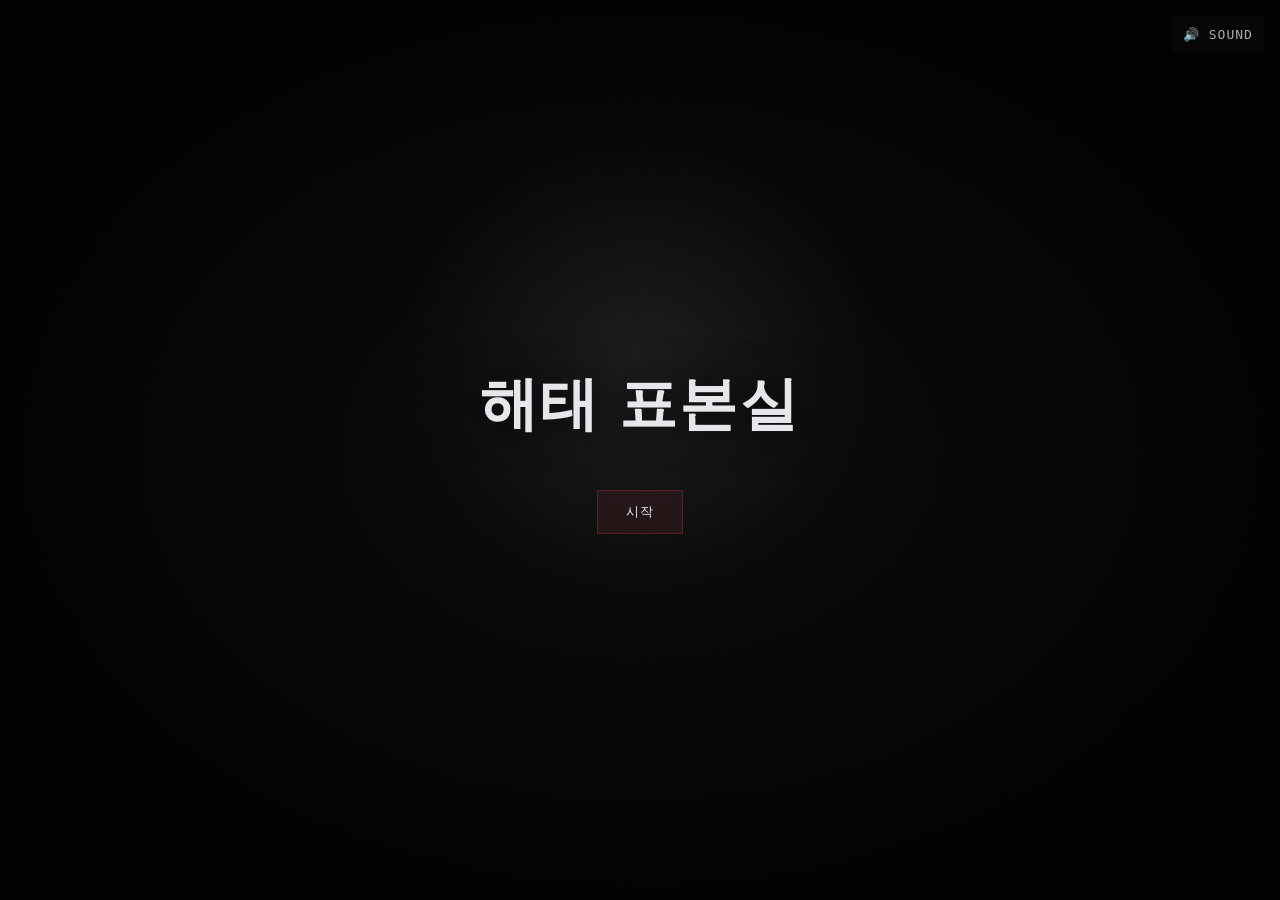
<file: index.html>
<!doctype html>
<html lang="ko">
<head>
<meta charset="UTF-8" />
<meta name="viewport" content="width=device-width, initial-scale=1, viewport-fit=cover" />
<title>해태 표본실</title>
<meta name="description" content="광화문 월대 해태상 한 쌍을 국가유산 3D 데이터로 다시 보는 디지털 해부실" />
<link rel="stylesheet" href="css/style.css?v=2" />
</head>
<body>
  <main class="stage" id="stage">
    <div class="stage-spotlight" id="spotlight"></div>
    <div class="stage-noise"></div>

    <svg class="silhouette" id="silhouette" viewBox="0 0 600 340" preserveAspectRatio="xMidYMax meet" aria-hidden="true" style="opacity:0">
      <defs>
        <radialGradient id="silGrad" cx="50%" cy="35%" r="75%">
          <stop offset="0%" stop-color="#3a3c40" />
          <stop offset="100%" stop-color="#0a0a0b" />
        </radialGradient>
      </defs>
      <path fill="url(#silGrad)" d="M40 320
        C 30 300, 45 260, 70 250
        C 60 230, 65 205, 90 195
        C 85 165, 105 130, 140 118
        C 132 100, 140 78, 162 68
        C 158 52, 170 34, 190 30
        C 205 20, 225 22, 232 38
        C 248 34, 262 46, 260 64
        C 278 66, 288 84, 278 100
        C 300 108, 305 130, 288 144
        C 330 150, 370 168, 400 195
        C 440 190, 480 205, 505 232
        C 530 236, 552 254, 548 278
        C 566 284, 574 302, 560 316
        C 500 330, 420 334, 340 330
        C 250 336, 150 336, 40 320 Z" />
    </svg>

    <div class="title-block">
      <h1 id="title">해태 표본실</h1>
      <div class="start-btn">
        <button class="btn btn-primary" id="start-btn" type="button">시작</button>
      </div>
    </div>
  </main>

  <script type="module" src="js/main.js?v=2"></script>
</body>
</html>
</file>
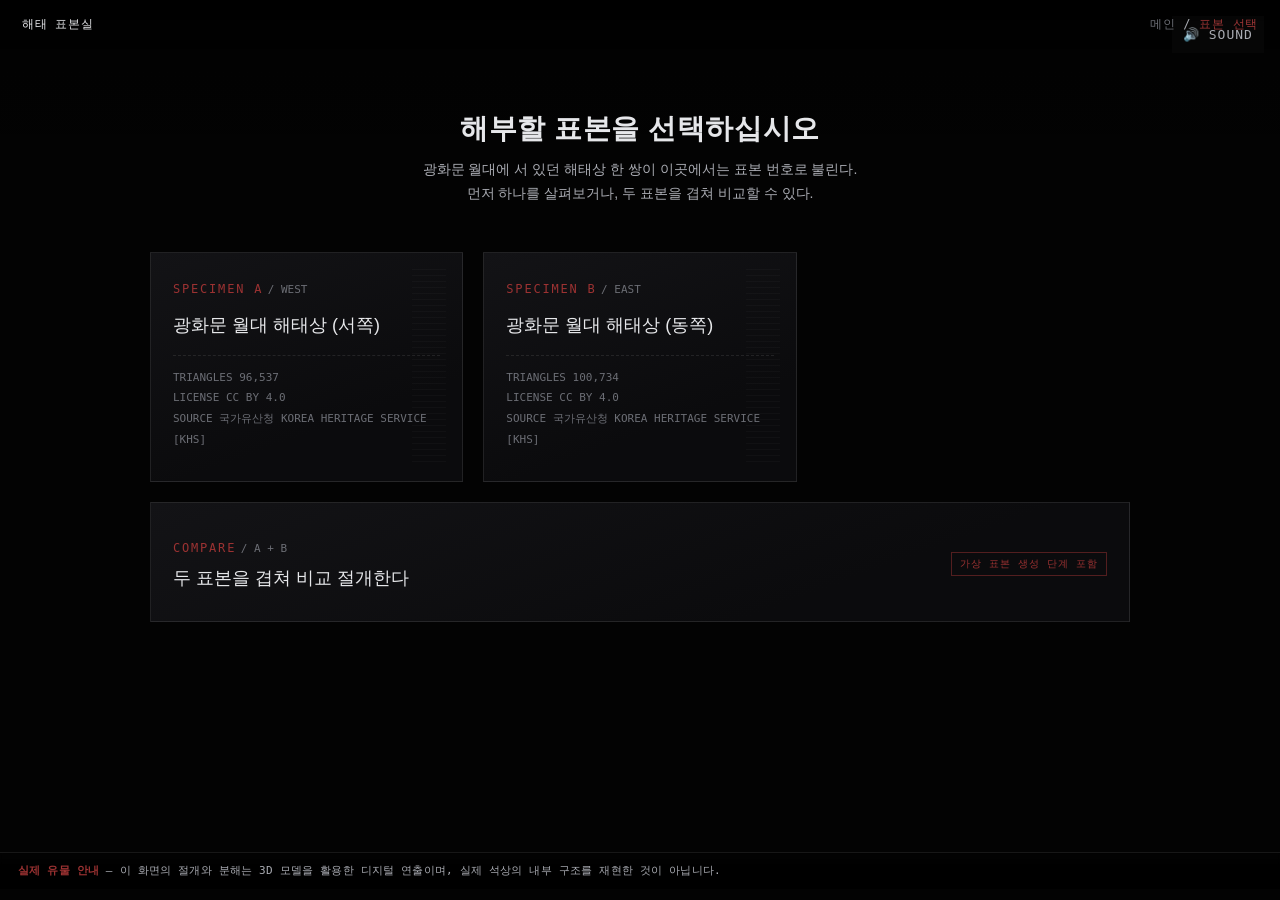
<file: list.html>
<!doctype html>
<html lang="ko">
<head>
<meta charset="UTF-8" />
<meta name="viewport" content="width=device-width, initial-scale=1, viewport-fit=cover" />
<title>표본 선택 — 해태 표본실</title>
<link rel="stylesheet" href="css/style.css?v=2" />
</head>
<body>
  <header class="topbar">
    <a class="brand" href="index.html">해태 표본실</a>
    <nav class="crumbs" aria-label="현재 위치">
      <span>메인</span> / <span class="current">표본 선택</span>
    </nav>
  </header>

  <main class="list-wrap">
    <div class="list-heading">
      <h2>해부할 표본을 선택하십시오</h2>
      <p>광화문 월대에 서 있던 해태상 한 쌍이 이곳에서는 표본 번호로 불린다.<br />
      먼저 하나를 살펴보거나, 두 표본을 겹쳐 비교할 수 있다.</p>
    </div>

    <div class="card-grid" id="card-grid">
      <!-- 카드는 js/list.js가 data/specimens.json을 읽어 채운다 -->
    </div>
  </main>

  <p class="fact-notice" id="notice"></p>

  <script type="module" src="js/list.js?v=2"></script>
</body>
</html>
</file>
<file: css/style.css>
:root {
  --bg-0: #030303;
  --bg-1: #0b0b0d;
  --bg-2: #131316;
  --line: rgba(255, 255, 255, 0.09);
  --ink-0: #e6e7ea;
  --ink-1: #a9abb2;
  --ink-2: #6c6e75;
  --red-0: #5c1f1f;
  --red-1: #9c3232;
  --red-glow: rgba(180, 50, 50, 0.55);
  --font-mono: "SF Mono", "JetBrains Mono", Menlo, Consolas, monospace;
  --font-body: -apple-system, "Apple SD Gothic Neo", "Malgun Gothic", sans-serif;
}

* { box-sizing: border-box; }

html, body {
  margin: 0;
  padding: 0;
  width: 100%;
  height: 100%;
  background: var(--bg-0);
  color: var(--ink-0);
  font-family: var(--font-body);
  overflow-x: hidden;
}

a { color: inherit; }

button {
  font-family: var(--font-mono);
  cursor: pointer;
}

/* -------- notice banner (사실 vs 연출 구분) -------- */
.fact-notice {
  position: fixed;
  left: 0;
  right: 0;
  bottom: 0;
  z-index: 50;
  padding: 10px 18px;
  font-family: var(--font-mono);
  font-size: 11px;
  line-height: 1.5;
  letter-spacing: 0.02em;
  color: var(--ink-1);
  background: linear-gradient(180deg, transparent, rgba(0,0,0,0.85) 40%);
  border-top: 1px solid var(--line);
  backdrop-filter: blur(2px);
  pointer-events: none;
}
.fact-notice b {
  color: var(--red-1);
  font-weight: 600;
}

/* -------- buttons -------- */
.btn {
  display: inline-flex;
  align-items: center;
  gap: 8px;
  padding: 12px 28px;
  border: 1px solid var(--line);
  background: rgba(255,255,255,0.02);
  color: var(--ink-0);
  font-size: 13px;
  letter-spacing: 0.08em;
  text-transform: uppercase;
  transition: border-color 0.2s ease, background 0.2s ease;
}
.btn:hover, .btn:focus-visible {
  border-color: var(--red-1);
  background: rgba(156, 50, 50, 0.12);
  outline: none;
}
.btn:disabled { opacity: 0.35; cursor: not-allowed; }
.btn-primary {
  border-color: var(--red-0);
  background: rgba(156, 50, 50, 0.14);
}
.btn-primary:hover { background: rgba(156, 50, 50, 0.28); }
.btn-ghost { border-color: transparent; color: var(--ink-1); }
.btn-ghost:hover { color: var(--ink-0); border-color: var(--line); }
.btn-icon { padding: 10px; }

.btn-group { display: flex; gap: 8px; flex-wrap: wrap; }

/* -------- top bar (공통) -------- */
.topbar {
  position: fixed;
  top: 0; left: 0; right: 0;
  z-index: 40;
  display: flex;
  align-items: center;
  justify-content: space-between;
  padding: 16px 22px;
  font-family: var(--font-mono);
  font-size: 12px;
  letter-spacing: 0.06em;
  color: var(--ink-1);
  background: linear-gradient(180deg, rgba(0,0,0,0.85), transparent);
  pointer-events: none;
}
.topbar * { pointer-events: auto; }
.topbar .brand { color: var(--ink-0); text-decoration: none; }
.topbar .crumbs span { color: var(--ink-2); }
.topbar .crumbs .current { color: var(--red-1); }

/* ================= 메인 (index) ================= */
.stage {
  position: relative;
  width: 100%;
  height: 100vh;
  min-height: 560px;
  display: flex;
  align-items: center;
  justify-content: center;
  overflow: hidden;
  background: radial-gradient(ellipse at center, #0c0c0e 0%, #010101 78%);
}
.stage-spotlight {
  position: absolute;
  inset: 0;
  pointer-events: none;
  background: radial-gradient(circle 340px at var(--mx, 50%) var(--my, 40%), rgba(180,190,200,0.10), transparent 70%);
  transition: background 0.06s linear;
}
.stage-noise {
  position: absolute;
  inset: 0;
  pointer-events: none;
  opacity: 0.05;
  mix-blend-mode: overlay;
  background-image: url("data:image/svg+xml,%3Csvg xmlns='http://www.w3.org/2000/svg' width='120' height='120'%3E%3Cfilter id='n'%3E%3CfeTurbulence type='fractalNoise' baseFrequency='0.9' numOctaves='2' stitchTiles='stitch'/%3E%3C/filter%3E%3Crect width='100%25' height='100%25' filter='url(%23n)'/%3E%3C/svg%3E");
}
.title-block {
  position: relative;
  z-index: 5;
  text-align: center;
  padding: 0 20px;
}
.title-block .eyebrow {
  display: block;
  font-family: var(--font-mono);
  font-size: 12px;
  letter-spacing: 0.35em;
  color: var(--ink-2);
  margin-bottom: 22px;
}
.title-block h1 {
  margin: 0;
  font-size: clamp(28px, 6vw, 58px);
  font-weight: 600;
  letter-spacing: 0.04em;
  color: var(--ink-0);
  text-shadow: 0 0 40px rgba(0,0,0,0.8);
}
.title-block .start-btn {
  margin-top: 46px;
}
.silhouette {
  position: absolute;
  bottom: 0;
  left: 50%;
  transform: translateX(-50%);
  width: min(70vw, 620px);
  height: 46vh;
  opacity: 0.55;
  filter: brightness(0.6) contrast(1.1);
  pointer-events: none;
}
.silhouette canvas { width: 100%; height: 100%; display: block; }

/* ================= 목록 (list) ================= */
.list-wrap {
  min-height: 100vh;
  padding: 110px 24px 90px;
  display: flex;
  flex-direction: column;
  align-items: center;
  background:
    linear-gradient(180deg, rgba(0,0,0,0.5), transparent 200px),
    var(--bg-0);
}
.list-heading {
  text-align: center;
  max-width: 640px;
  margin-bottom: 46px;
}
.list-heading h2 {
  font-size: clamp(20px, 3vw, 28px);
  letter-spacing: 0.02em;
  margin: 0 0 10px;
}
.list-heading p {
  color: var(--ink-1);
  font-size: 14px;
  line-height: 1.7;
  margin: 0;
}
.card-grid {
  display: grid;
  grid-template-columns: repeat(auto-fit, minmax(240px, 1fr));
  gap: 20px;
  width: 100%;
  max-width: 980px;
}
.specimen-card {
  position: relative;
  border: 1px solid var(--line);
  background: linear-gradient(160deg, var(--bg-2), var(--bg-1) 70%);
  padding: 26px 22px 22px;
  text-align: left;
  color: var(--ink-0);
  text-decoration: none;
  display: block;
  min-height: 230px;
  overflow: hidden;
  transition: border-color 0.25s ease, transform 0.25s ease;
}
.specimen-card::before {
  content: "";
  position: absolute;
  top: 0; bottom: 0; left: 0;
  width: 2px;
  background: var(--red-0);
  opacity: 0;
  transition: opacity 0.25s ease;
}
.specimen-card:hover {
  border-color: rgba(156,50,50,0.5);
  transform: translateY(-3px);
}
.specimen-card:hover::before { opacity: 1; }
.specimen-card .code {
  font-family: var(--font-mono);
  font-size: 12px;
  letter-spacing: 0.15em;
  color: var(--red-1);
}
.specimen-card .direction {
  font-family: var(--font-mono);
  font-size: 11px;
  color: var(--ink-2);
  margin-top: 2px;
}
.specimen-card h3 {
  margin: 16px 0 10px;
  font-size: 18px;
  font-weight: 500;
}
.specimen-card .meta {
  font-family: var(--font-mono);
  font-size: 11px;
  color: var(--ink-2);
  line-height: 1.9;
  margin-top: 18px;
  border-top: 1px dashed var(--line);
  padding-top: 12px;
}
.specimen-card .scanline {
  position: absolute;
  right: 16px;
  top: 16px;
  bottom: 16px;
  width: 34px;
  background-repeat: repeat-y;
  background-size: 100% 6px;
  background-image: linear-gradient(rgba(255,255,255,0.05) 1px, transparent 1px);
  opacity: 0.5;
}
.specimen-card.compare {
  grid-column: 1 / -1;
  display: flex;
  align-items: center;
  justify-content: space-between;
  min-height: 120px;
}
.specimen-card.compare h3 { margin: 0; }
.tag-virtual, .tag-real {
  display: inline-flex;
  align-items: center;
  gap: 6px;
  font-family: var(--font-mono);
  font-size: 10px;
  letter-spacing: 0.1em;
  padding: 4px 8px;
  border: 1px solid var(--line);
  color: var(--ink-1);
}
.tag-real { border-color: rgba(120,140,160,0.4); }
.tag-virtual { border-color: rgba(156,50,50,0.5); color: var(--red-1); }

/* ================= 상세 (detail) ================= */
.viewer-wrap {
  position: relative;
  width: 100%;
  height: 100vh;
  min-height: 620px;
  overflow: hidden;
  background: #020202;
}
#canvas-host { position: absolute; inset: 0; }
#canvas-host canvas { display: block; width: 100%; height: 100%; }

.panel {
  position: absolute;
  z-index: 30;
  background: rgba(6,6,7,0.72);
  backdrop-filter: blur(6px);
  border: 1px solid var(--line);
}
.panel-left {
  top: 66px; left: 16px;
  width: 240px;
  padding: 16px 16px 14px;
  font-family: var(--font-mono);
}
.panel-left .code { font-size: 13px; letter-spacing: 0.12em; color: var(--red-1); }
.panel-left .direction { font-size: 11px; color: var(--ink-2); margin: 3px 0 12px; }
.panel-left .name { font-size: 13px; color: var(--ink-0); line-height: 1.5; margin-bottom: 12px; }
.panel-left dl { margin: 0; font-size: 10.5px; color: var(--ink-1); }
.panel-left dt { color: var(--ink-2); margin-top: 6px; }
.panel-left dd { margin: 1px 0 0; color: var(--ink-0); }

.panel-right {
  top: 66px; right: 16px;
  width: 210px;
  max-height: calc(100vh - 220px);
  overflow-y: auto;
  padding: 14px;
}
.panel-right h4 {
  margin: 0 0 10px;
  font-family: var(--font-mono);
  font-size: 11px;
  letter-spacing: 0.1em;
  color: var(--ink-2);
  text-transform: uppercase;
}
.obs-btn {
  display: block;
  width: 100%;
  text-align: left;
  padding: 9px 10px;
  margin-bottom: 6px;
  background: transparent;
  border: 1px solid var(--line);
  color: var(--ink-1);
  font-size: 12px;
  font-family: var(--font-body);
}
.obs-btn:hover, .obs-btn.active {
  border-color: var(--red-1);
  color: var(--ink-0);
  background: rgba(156,50,50,0.10);
}

.panel-bottom {
  left: 50%;
  bottom: 74px;
  transform: translateX(-50%);
  display: flex;
  align-items: center;
  gap: 6px;
  padding: 8px;
  border-radius: 2px;
}

.panel-modes {
  top: 66px;
  left: 50%;
  transform: translateX(-50%);
  display: flex;
  gap: 4px;
  padding: 5px;
}
.mode-btn {
  padding: 8px 16px;
  background: transparent;
  border: 1px solid transparent;
  color: var(--ink-2);
  font-size: 11px;
  letter-spacing: 0.08em;
}
.mode-btn.active { color: var(--ink-0); border-color: var(--red-0); background: rgba(156,50,50,0.14); }
.mode-btn:disabled { opacity: 0.3; cursor: not-allowed; }

.compare-legend {
  position: absolute;
  z-index: 30;
  top: 66px;
  width: 150px;
  padding: 10px 12px;
  font-family: var(--font-mono);
  font-size: 11px;
  letter-spacing: 0.08em;
}
.compare-legend.left { left: 16px; text-align: left; border-left: 2px solid var(--ink-2); }
.compare-legend.right { right: 16px; text-align: right; border-right: 2px solid var(--red-1); }
.compare-legend .code { display:block; color: var(--ink-0); font-size: 12px; }
.compare-legend .direction { display:block; color: var(--ink-2); margin-top: 2px; }

/* loading overlay */
.loading-overlay {
  position: absolute;
  inset: 0;
  z-index: 60;
  display: flex;
  flex-direction: column;
  align-items: center;
  justify-content: center;
  gap: 14px;
  background: #010101;
  font-family: var(--font-mono);
  color: var(--ink-1);
  font-size: 12px;
  letter-spacing: 0.08em;
  transition: opacity 0.4s ease;
}
.loading-overlay.hidden { opacity: 0; pointer-events: none; }
.loading-bar {
  width: 220px;
  height: 2px;
  background: var(--line);
  overflow: hidden;
}
.loading-bar-fill {
  height: 100%;
  width: 0%;
  background: var(--red-1);
  transition: width 0.15s ease;
}
.loading-error { color: var(--red-1); }

/* ================= 종료 화면 ================= */
.end-wrap {
  min-height: 100vh;
  padding: 110px 24px 90px;
  display: flex;
  flex-direction: column;
  align-items: center;
  gap: 40px;
}
.end-wrap .diagram {
  width: min(100%, 420px);
}
.credit-block {
  max-width: 520px;
  width: 100%;
  font-family: var(--font-mono);
  font-size: 12px;
  color: var(--ink-1);
  line-height: 2;
  border: 1px solid var(--line);
  padding: 20px 24px;
}
.credit-block h4 { margin: 0 0 8px; color: var(--ink-0); font-size: 12px; letter-spacing: 0.1em; }
.credit-block + .credit-block { margin-top: 4px; }
.credit-block a { color: var(--red-1); text-decoration: none; border-bottom: 1px dotted var(--red-0); }

/* misc */
.sr-only {
  position: absolute; width: 1px; height: 1px; overflow: hidden;
  clip: rect(0 0 0 0); white-space: nowrap;
}
.mute-btn {
  position: fixed;
  top: 16px;
  right: 16px;
  z-index: 45;
}

@media (max-width: 760px) {
  .panel-left { width: 160px; padding: 12px; font-size: 11px; }
  .panel-right { width: 150px; }
  .compare-legend { width: 110px; font-size: 10px; }
  .panel-bottom { flex-wrap: wrap; justify-content: center; max-width: 92vw; }
  .btn { padding: 10px 18px; font-size: 12px; }
}

@media (prefers-reduced-motion: reduce) {
  * { transition-duration: 0.01ms !important; animation-duration: 0.01ms !important; }
}

body.reduce-motion * {
  transition-duration: 0.01ms !important;
  animation-duration: 0.01ms !important;
}
</file>
